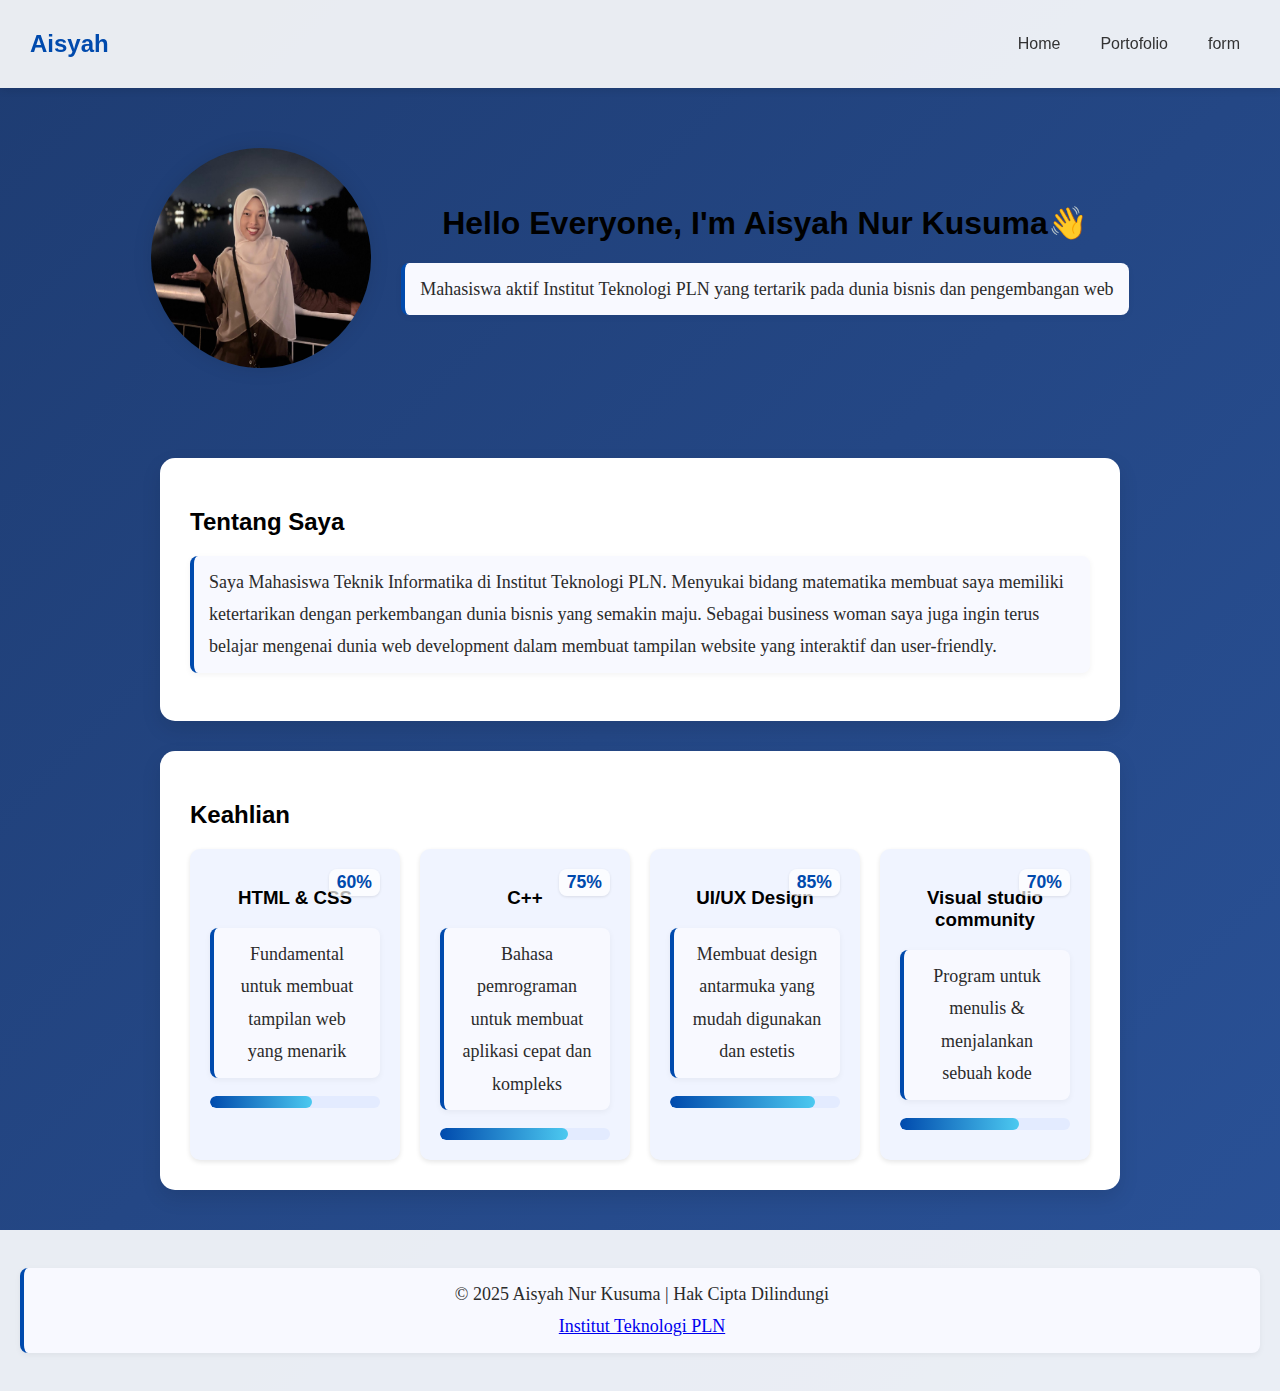
<file: index.html>
<!DOCTYPE html>
<html lang="en">
<head>
    <meta charset="UTF-8">
    <meta name="viewport" content="width=device-width, initial-scale=1.0">
    <title>Portofolio Aisyah - HOME</title>
    <link rel="stylesheet" href="style.css">
</head>
<body>
    <header>
        <nav>
            <h2 class="logo">Aisyah</h2>
            <ul>
                <li><a href="index.html">Home</a></li>
                <li><a href="data.html">Portofolio</a></li>
                <li><a href="form.html">form</a></li>
            </ul>
        </nav>
    </header>

    <section class="head">
        <img src="WhatsApp Image 2025-11-05 at 09.54.33_db583e1a.jpg" alt="Foto Aisyah" width="40%">
        <div>
            <h1>Hello Everyone, I'm Aisyah Nur Kusuma👋</h1>
            <p>Mahasiswa aktif Institut Teknologi PLN yang tertarik pada dunia bisnis dan pengembangan web</p>
        </div>
    </section>

    <section class="card about">
        <h2>Tentang Saya</h2>
        <p>
            Saya Mahasiswa Teknik Informatika di Institut Teknologi PLN. Menyukai bidang matematika membuat saya memiliki ketertarikan dengan perkembangan dunia bisnis yang semakin maju. Sebagai business woman saya juga ingin terus belajar mengenai dunia web development dalam membuat tampilan website yang interaktif dan user-friendly.
        </p>
    </section>

    <section class="card skills">
        <h2>Keahlian</h2>
        <div class="skill-grid">
            <div class="skill-box">
                <h3>HTML & CSS</h3>
                <p>Fundamental untuk membuat tampilan web yang menarik</p>
                <div class="progress"><div class="bar" style="width: 60%;"></div></div>
                <span class="percent">60%</span>
            </div>

            <div class="skill-box">
                <h3>C++</h3>
                <p>Bahasa pemrograman untuk membuat aplikasi cepat dan kompleks</p>
                <div class="progress"><div class="bar" style="width: 75%;"></div></div>
                <span class="percent">75%</span>
            </div>

            <div class="skill-box">
                <h3>UI/UX Design</h3>
                <p>Membuat design antarmuka yang mudah digunakan dan estetis</p>
                <div class="progress"><div class="bar" style="width: 85%;"></div></div>
                <span class="percent">85%</span>
            </div>

            <div class="skill-box">
                <h3>Visual studio community</h3>
                <p>Program untuk menulis & menjalankan sebuah kode</p>
                <div class="progress"><div class="bar" style="width: 70%;"></div></div>
                <span class="percent">70%</span>
            </div>

    </section>

    <footer>
    <p>© 2025 Aisyah Nur Kusuma | Hak Cipta Dilindungi<a href="https://itpln.ac.id" target="_blank"> <br>Institut Teknologi PLN</a></p>
  </footer>


</body>

</html>
</file>
<file: style.css>
/* === Gaya Umum === */
body {
  font-family: 'Poppins', sans-serif;
  margin: 0;
  background: linear-gradient(135deg, #1e3c72, #2a5298);
}

/* === Navbar === */
header {
  background: rgba(255,255,255,0.9);
  box-shadow: 0 2px 8px rgba(0,0,0,0.1);
  position: sticky;
  top: 0;
  z-index: 10;
}

p {
  font-family: 'Lora', serif;
  font-size: 18px;
  color: #2b2b2b;
  line-height: 1.8;
  background: #f8f9ff;
  padding: 10px 15px;
  border-left: 4px solid #004aad;
  border-radius: 8px;
  box-shadow: 0 2px 6px rgba(0,0,0,0.05);
}


nav {
  display: flex;
  justify-content: space-between;
  align-items: center;
  padding: 10px 30px;
}

.logo {
  color: #004aad;
}

nav ul {
  list-style: none;
  display: flex;
  gap: 20px;
  margin: 0;
}

nav a {
  text-decoration: none;
  color: #333;
  font-weight: 500;
  padding: 5px 10px;
  border-radius: 6px;
  transition: 0.3s;
}

nav a:hover,
nav a.active {
  background: #004aad;
  color: white;
}

/* === Hero Section === */
.head {
  display: flex;
  flex-wrap: wrap;
  align-items: center;
  justify-content: center;
  gap: 30px;
  padding: 60px 20px;
  text-align: center;
}

.head img {
  width: 220px;
  height: 220px;
  border-radius: 50%;
  box-shadow: 0 0 20px rgba(0,0,0,0.1);
}

.head h1 span {
  color: #004aad;
}

.btn {
  background: #004aad;
  color: white;
  padding: 10px 20px;
  border-radius: 8px;
  text-decoration: none;
  display: inline-block;
  margin-top: 15px;
  transition: 0.3s;
}

.btn:hover {
  background: #003080;
}

/* === Card Section === */
.card {
  background: white;
  margin: 30px auto;
  padding: 30px;
  border-radius: 15px;
  box-shadow: 0 8px 20px rgba(0,0,0,0.1);
  max-width: 900px;
}

/* === Skill Section === */
.skill-grid {
  display: grid;
  grid-template-columns: repeat(auto-fit, minmax(200px, 1fr));
  gap: 20px;
}

.skill-box {
    position: relative;
  background: #f0f4ff;
  padding: 20px;
  border-radius: 10px;
  text-align: center;
  box-shadow: 0 2px 5px rgba(0,0,0,0.1);
  transition: transform 0.3s;
}

.skill-box:hover {
  transform: translateY(-5px);
  box-shadow: 0 6px 12px rgba(0,0,0,0.15);
}

.progress {
  width: 100%;
  background: #e3ebff;
  border-radius: 10px;
  height: 12px;
  overflow: hidden;
  margin-top: 10px;
}

.bar {
  height: 100%;
  background: linear-gradient(90deg, #004aad, #4cc9f0);
  border-radius: 10px;
  width: 0; /* awalnya 0 untuk animasi */
  animation: fill 1.5s ease forwards;
}

/* Efek animasi isi bar */
@keyframes fill {
  from { width: 0; }
  to { width: var(--target, 90%); }
}

.percent {
  position: absolute;
  top: 20px;
  right: 20px;
  font-weight: bold;
  color: #004aad;
  font-size: 1.1em;
  background: rgba(255, 255, 255, 0.7);
  padding: 3px 8px;
  border-radius: 8px;
  box-shadow: 0 1px 3px rgba(0,0,0,0.1);
}

/* === Table === */
.table-container {
  overflow-x: auto;
}

table {
  width: 100%;
  border-collapse: collapse;
}

th, td {
  padding: 12px;
  border-bottom: 1px solid #ddd;
}

th {
  background: #004aad;
  color: white;
}

/* === Form === */
form {
  display: flex;
  flex-direction: column;
  gap: 15px;
}

input, select, textarea {
  padding: 10px;
  border: 1px solid #ccc;
  border-radius: 8px;
  font-size: 1em;
}

button {
  background: #004aad;
  color: white;
  padding: 10px;
  border: none;
  border-radius: 8px;
  cursor: pointer;
  transition: 0.3s;
}

button:hover {
  background: #003080;
}

/* === Footer === */
footer {
  text-align: center;
  padding: 20px;
  background: rgba(255,255,255,0.9);
  margin-top: 40px;
}

/* === Responsive === */
@media (max-width: 768px) {
  nav ul {
    flex-direction: column;
  }
  .hero {
    padding: 40px 10px;
  }
  .card {
    margin: 15px;
  }
}
</file>
